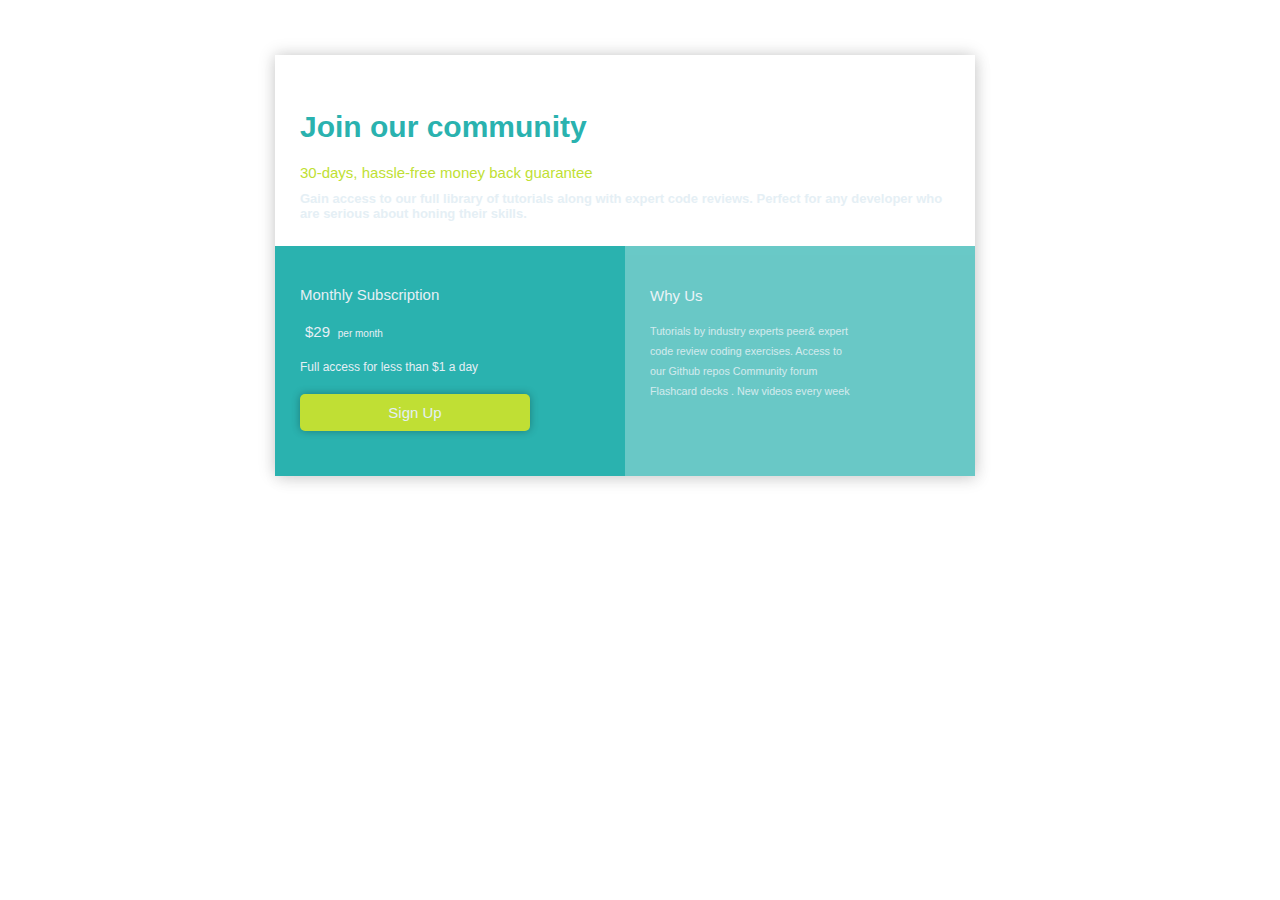
<file: Day-001/index.html>
<!DOCTYPE html>
<html lang="en">
<head>
    <meta charset="UTF-8">
    <meta http-equiv="X-UA-Compatible" content="IE=edge">
    <meta name="viewport" content="width=device-width, initial-scale=1.0">
    <link rel="stylesheet" href="style.css">
    <title>Document</title>
</head>
<body>
    <main>
    <div class="discription">
        <p class="tagLine headLine">Join our community</p>
        <p class="tagLine subHeadLine">30-days, hassle-free money back guarantee</p>

        <p class="tagLine about">
            Gain access to our full library of tutorials along with expert code reviews. Perfect for any developer who are serious about honing their skills.
        </p>
    </div>
    
    <footer>
        <div class="subscription">
            <p class="tagLine">Monthly Subscription</p>
            <p class="tagLine price"><span class="amount">$29</span> per month</p>
            <p class="tagLine">Full access for less than $1 a day</p>
            <div class="btn">
                <p>Sign Up</p>
            </div>
        </div>
        <div class="whyUs">
            <p class="tagLine">Why Us</p>
            <p>
                Tutorials by industry experts peer& expert code review coding exercises. Access to our Github repos Community forum Flashcard decks . New videos every week
            </p>
        </div>
    </footer>
</main>
</body>
</html>
</file>
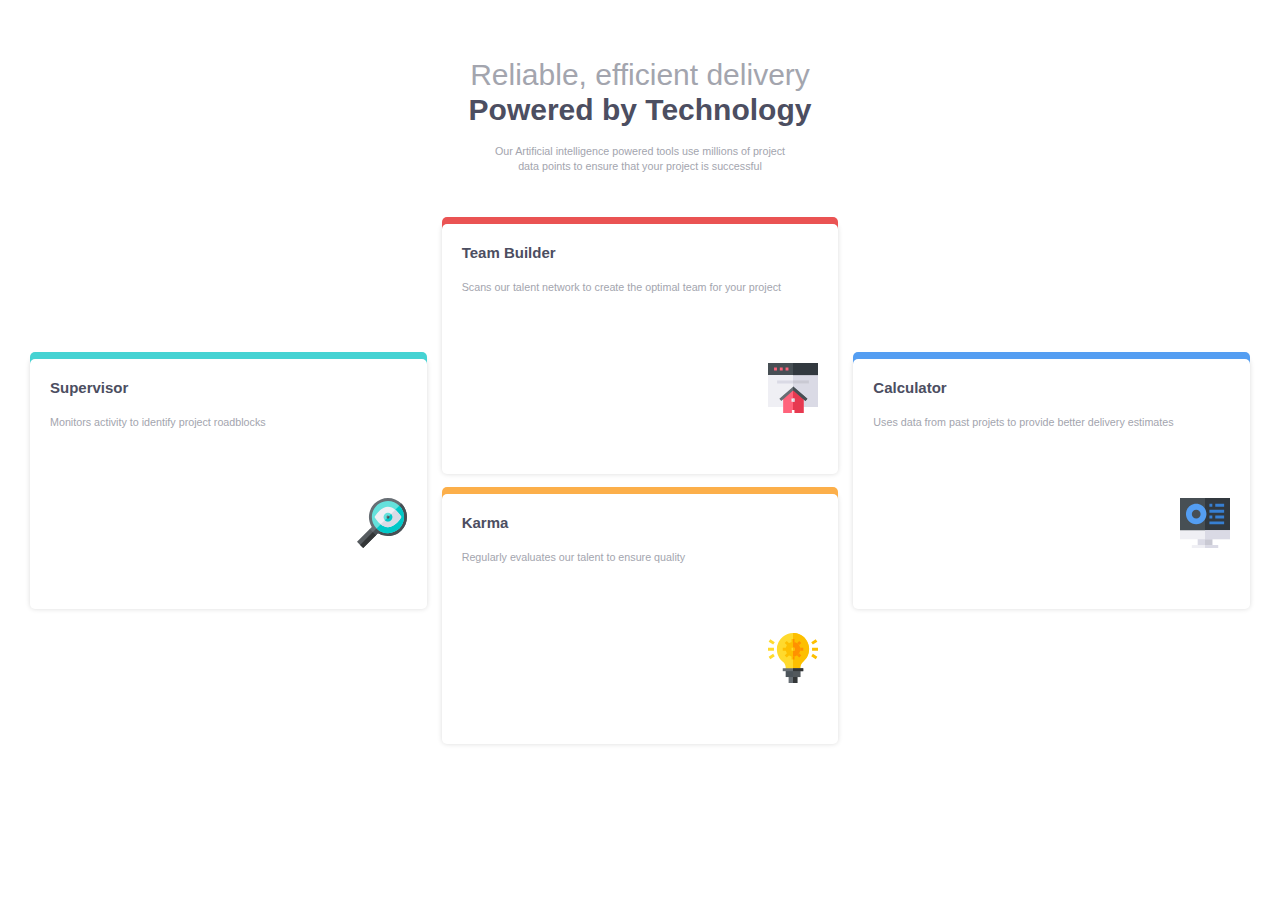
<file: Day-002/index.html>
<!DOCTYPE html>
<html lang="en">

<head>
    <meta charset="UTF-8">
    <meta http-equiv="X-UA-Compatible" content="IE=edge">
    <meta name="viewport" content="width=device-width, initial-scale=1.0">
    <link rel="stylesheet" href="style.css">
    <title>Teach</title>
    <link rel="icon" type="image/png" href="favicon-32x32.png" />
</head>

<body>
    <div class="heading">
        <p>Reliable, efficient delivery </p>
        <p>Powered by Technology</p>
    </div>

    <div class="discription">
        <p>
            Our Artificial intelligence powered tools use millions of project data points to ensure that your project is
            successful
        </p>
    </div>

    <main>
        <div class="supervisorCont">
            <div class=" container supervisor">
                <p class="header">Supervisor</p>
                <p class="about">Monitors activity to identify project roadblocks</p>
                <div class="imageContainer">
                    <img src="icon-supervisor.svg" alt="icon-supervisor">
                </div>
            </div>
        </div>
        <div class="teamBuilder-karma">
            <div class="container teamBuilder">
                <p class="header">Team Builder</p>
                <p class="about">Scans our talent network to create the optimal team for your project</p>
                <div class="imageContainer">
                    <img src="icon-team-builder.svg" alt="icon-team-builder">
                </div>
            </div>

            <div class="container karma">
                <p class="header">Karma</p>
                <p class="about">Regularly evaluates our talent to ensure quality</p>
                <div class="imageContainer">
                    <img src="icon-karma.svg" alt="icon-karma">
                </div>
            </div>
        </div>
        <div class="calcuatorCont">
            <div class="container calculator">
                <p class="header">Calculator</p>
                <p class="about">Uses data from past projets to provide better delivery estimates</p>
                <div class="imageContainer">
                    <img src="icon-calculator.svg" alt="icon-calculator">
                </div>
            </div>
        </div>
    </main>
</body>

</html>
</file>
<file: Day-001/style.css>
* {
  box-sizing: border-box;
  margin: 0;
  padding: 0;
}

:root {
  --primary-color-Cyan: hsl(179, 62%, 43%);
  --primary-color-Bright-Yellow: hsl(71, 73%, 54%);
  --netural-color-Light-Gray: hsl(203, 44%, 93%);
  --netural-color-Grayish-Blue: hsl(218, 22%, 67%);
}

html {
  font-size: 67%;
  font-family: Karla, sans-serif;
}

body {
  padding: 25px 50px 20px 20px;
}

main {
  box-shadow: 3px 5px 15px rgba(0, 0, 0, 0.082),
    -1px -1px 15px rgba(0, 0, 0, 0.171);
  width: 700px;
  margin: auto;
  margin-top: 30px;
  padding-top: 30px;
  background-color: #fff;
}

.tagLine {
  color: var(--netural-color-Light-Gray);
  font-size: 12px;
  font-weight: 500;
}

.discription {
  margin: 25px 25px;
}

.headLine {
  color: var(--primary-color-Cyan);
  font-size: 30px;
  font-weight: bold;
}

.subHeadLine {
  color: var(--primary-color-Bright-Yellow);
  font-size: 15px;
  margin-top: 20px;
}

.about {
  color: var(--netural-color-Light-Gray);
  font-size: 13px;
  margin-top: 10px;
  font-weight: 600;
}

footer {
  display: flex;
}
.subscription {
  width: 700px;
  background-color: var(--primary-color-Cyan);
  padding: 25px 25px;
}

.subscription p {
  color: var(--netural-color-Light-Gray);
  padding-top: 15px;
}

.subscription :first-child {
  font-size: 15px;
  font-weight: 500;
}

.price {
  font-size: 10px;
  opacity: 1;
}

.amount {
  display: inline-block;
  padding: 5px;
  font-weight: 700;
  opacity: 1;
  font-size: 10px;
}

.btn {
  display: flex;
  width: 230px;
  box-shadow: 0px 0px 8px rgba(0, 0, 0, 0.301);
  border-radius: 5px;
  background-color: var(--primary-color-Bright-Yellow);
  margin: 20px;
  margin-left: 0px;
  padding: 10px 1px;
  justify-content: center;
  cursor: pointer;
}

.btn p {
  font-weight: 900;
  font-size: 17px;
  margin: 0;
  padding: 0;
}

.btn:hover {
  opacity: 0.7;
  transition: 1s;
}

.whyUs {
  background-color: var(--primary-color-Cyan);
  opacity: 0.7;
  padding: 25px 25px;
  width: 700px;
}

.whyUs p {
  color: var(--netural-color-Light-Gray);
  padding-right: 100px;
  line-height: 20px;
  opacity: 0.8;
}

.whyUs :first-child {
  font-size: 15px;
  margin: 15px 0px;
  opacity: 1;
}

/* Responsive */

@media screen and (max-width: 375px) {
  main,
  .subscription,
  .whyUs,
  .btn {
    width: 100%;
  }

  .whyUs p {
    padding-right: 5px;
  }

  footer {
    display: block;
  }
}
</file>
<file: Day-002/style.css>
@import url('https://fonts.google.com/specimen/Poppins');
*{
    box-sizing: border-box;
    margin: 0;
    padding: 0;
}

html{
    font-size: 67%;
}

body{
    font-family: Poppins,sans-serif;
    margin: 50px 30px;
}

:root{
--Red: hsl(0, 78%, 62%);
--Cyan : hsl(180, 62%, 55%);
--Orange: hsl(34, 97%, 64%);
--Blue: hsl(212, 86%, 64%);
--Very-Dark-Blue: hsl(234, 12%, 34%);
--Grayish-Blue: hsl(229, 6%, 66%);
--Very-Light-Gray: hsl(0, 0%, 98%);
}

.heading{
    text-align: center;
    padding: 7px;
    font-size: 30px;
    line-height: 35px;
}

.heading :first-child{
    color: var(--Grayish-Blue);
}

.heading :last-child{
    font-weight: 600;
    color: var(--Very-Dark-Blue);
}

.discription{
    text-align: center;
    width: 300px;
    margin: 10px auto;
    color: var(--Grayish-Blue);
    line-height: 15px;
}

main{
    display: grid;
    grid-template-columns: repeat(3,1fr);
    margin: 50px 0px;
    gap: 15px;
}

.container{
    height: 250px;
    padding: 20px;
}

.header{
    font-size: 15px;
    font-weight: 600;
    color: var(--Very-Dark-Blue);
}

.about{
    margin-top: 20px;
    color:var(--Grayish-Blue)
}

.imageContainer{
    display: grid;
    justify-content: right;
    margin-top:calc(250px - 180px);;
}

img{
    display: inline-block;
    width: 50px;
}

.supervisor{
    box-shadow: 0px -7px var(--Cyan),0px 0px 5px rgba(0, 0, 0, 0.144) ;
    border-radius: 5px;
}

.teamBuilder{
    box-shadow: 0px -7px var(--Red),0px 0px 5px rgba(0, 0, 0, 0.144) ;
    border-radius: 5px; 
}

.karma{
    box-shadow: 0px -7px var(--Orange),0px 0px 5px rgba(0, 0, 0, 0.144) ;
    border-radius: 5px; 

    margin-top: 20px;
}

.calculator{
    box-shadow: 0px -7px var(--Blue),0px 0px 5px rgba(0, 0, 0, 0.144) ;
    border-radius: 5px; 
}

.calcuatorCont,.supervisorCont{
    display: grid;
    align-items: center;
    height: calc(2*250px + 20px);
    
    
}

@media screen and  (max-width:628px) {
    main{
        display: block;
    }
  .calcuatorCont,.supervisorCont{
      display: block;
      height: auto;
      margin: 20px 0px;
  }  
  .heading{
      font-size: 17px;
  }
 
}
</file>
